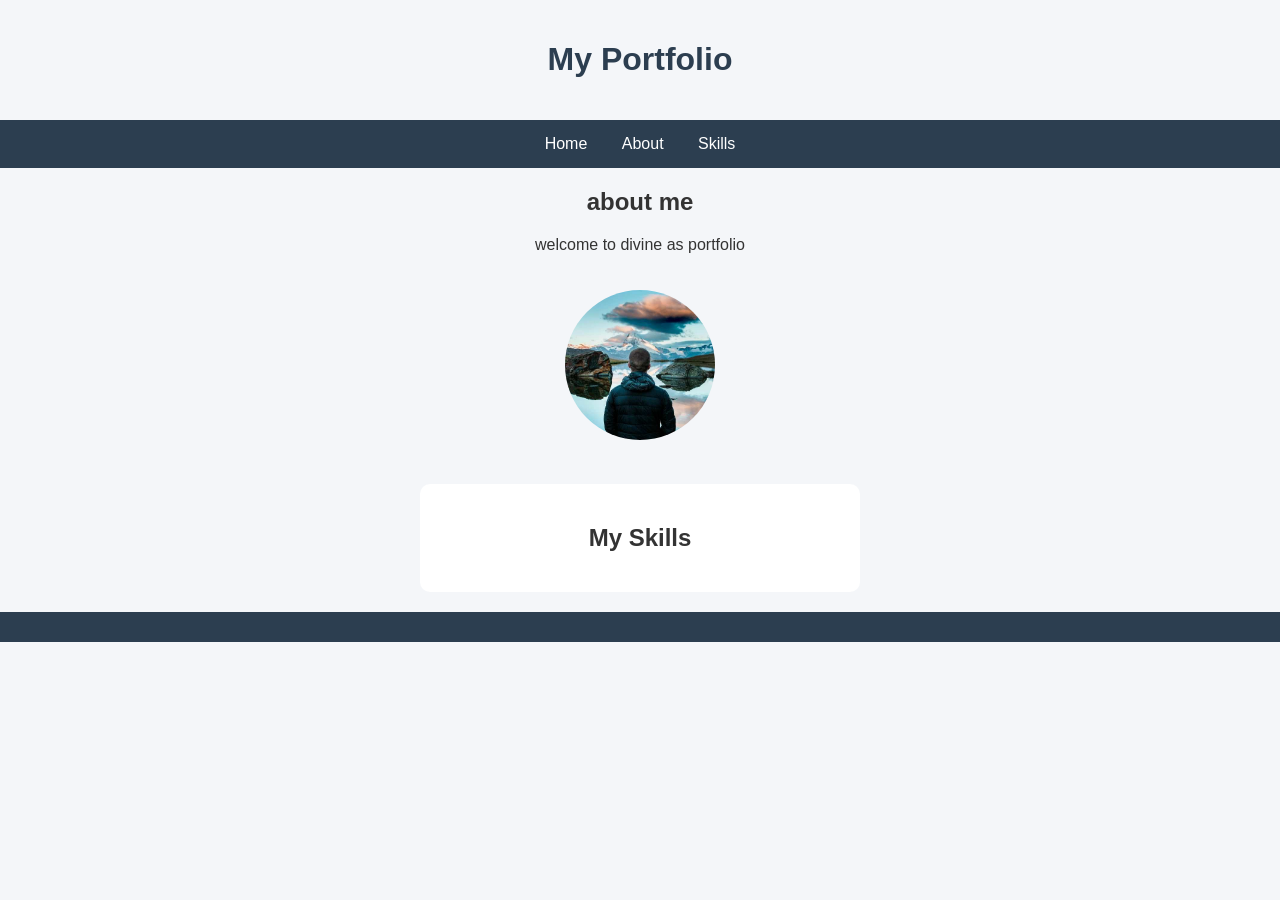
<file: index.html>
<!DOCTYPE html>
<html lang="en">
<head>
    <meta charset="UTF-8">
    <meta name="viewport" content="width=device-width, initial-scale=1.0">
    <title>My Portfolio</title>

    <link rel="stylesheet" href="style.css">
</head>
<body>

    <h1>My Portfolio</h1>

    <nav>
        <a href="#home">Home</a>
        <a href="#about">About</a>
        <a href="#skills">Skills</a>
    </nav>
 <h2> about me</h2>

 <p>welcome to divine as portfolio</p>

<section id="profile"class="profile">
    
    <img id="profile-image"
    src="img.jpg"
    alt="my profile picture">
    </section>


    <section id="skills">
        <h2>My Skills</h2>
        <ul id="skills-list"></ul>
    </section>

    <footer id="footer"></footer>

    <script src="index.js"></script>
</body>
</html>
</file>
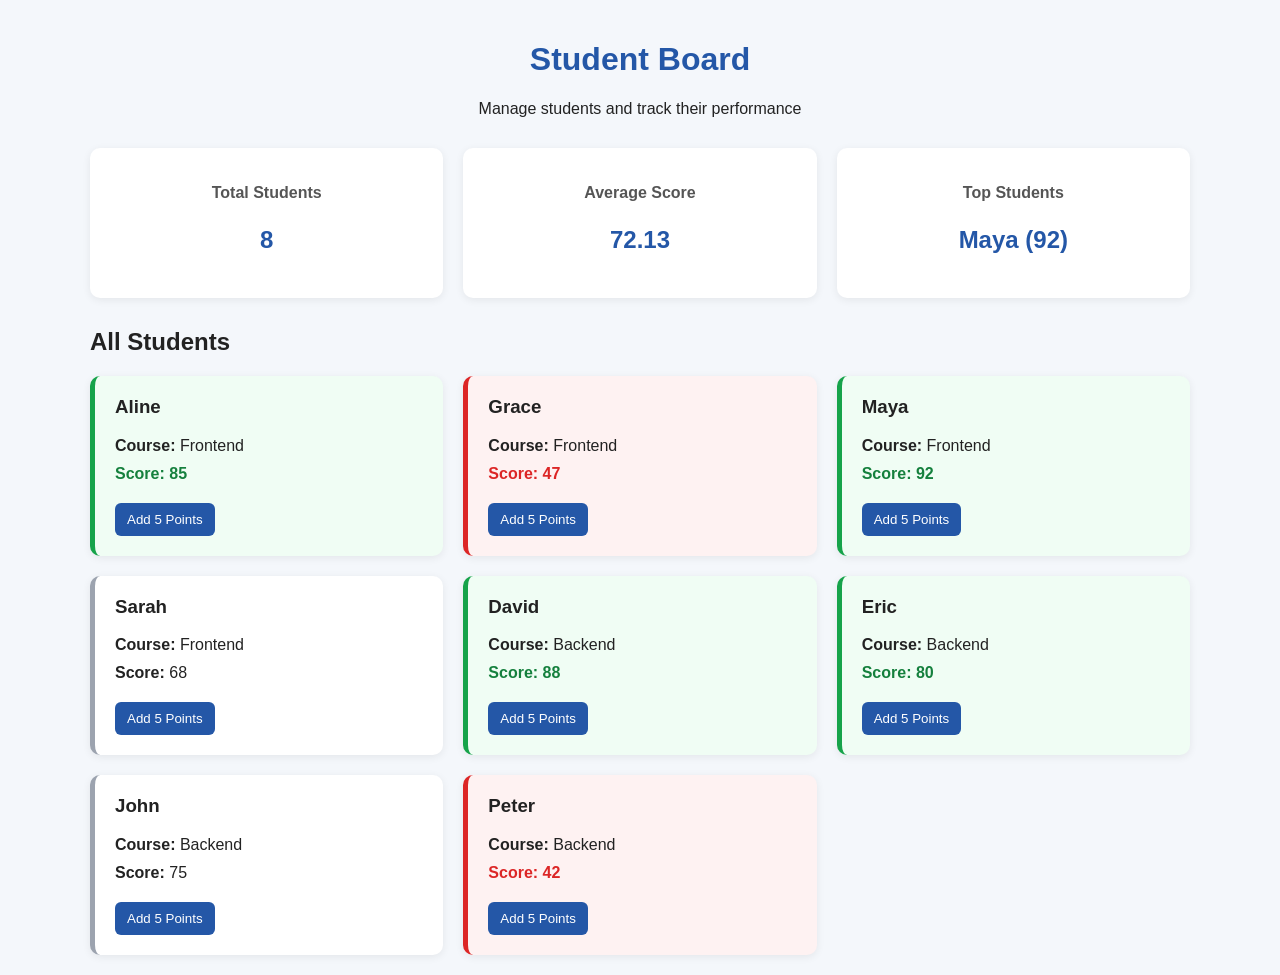
<file: second dom/index2.html>
<!DOCTYPE html>
<html lang="en">
<head>
    <meta charset="UTF-8">
    <meta name="viewport" content="width=device-width, initial-scale=1.0">
    <title>Student Board</title>
    <link rel="stylesheet" href="style.css">
</head>
<body>

    <header>
        <h1>Student Board</h1>
        <p>Manage students and track their performance</p>
    </header>

    <main>
        <!-- Statistics -->
        <section class="stats">
            <div class="stat-card">
                <h3>Total Students</h3>
                <p id="count">0</p>
            </div>

            <div class="stat-card">
                <h3>Average Score</h3>
                <p id="average">0</p>
            </div>

            <div class="stat-card">
                <h3>Top Students</h3>
                <p id="top-students">None</p>
            </div>
        </section>

        <!-- Student cards -->
        <h2>All Students</h2>
        <div id="student-list" class="student-grid"></div>
    </main>

    <script src="index.js"></script>
</body>
</html>
</file>
<file: style.css>
body {
    font-family: Arial, sans-serif;
    background-color: #f4f6f9;
    color: #333;
    text-align: center;
    margin: 0;
}

h1 {
    color: #2c3e50;
    padding: 20px;
}

nav {
    background-color: #2c3e50;
    padding: 15px;
}

nav a {
    color: white;
    text-decoration: none;
    margin: 15px;
}

nav a.active {
    color: yellow;
    font-weight: bold;
}

#profile-image {
    width: 150px;
    height: 150px;
    border-radius: 50%;
    object-fit: cover;
    margin: 20px;
}

#skills {
    background-color: white;
    max-width: 400px;
    margin: 20px auto;
    padding: 20px;
    border-radius: 10px;
}

#skills-list {
    list-style: none;
    padding: 0;
}

#skills-list li {
    background-color: #eaf2f8;
    margin: 10px;
    padding: 10px;
}

footer {
    background-color: #2c3e50;
    color: white;
    padding: 15px;
}
</file>
<file: second dom/style.css>
/* General page styling */
* {
    box-sizing: border-box;
}

body {
    margin: 0;
    padding: 20px;
    font-family: Arial, sans-serif;
    background: #f4f7fb;
    color: #222;
}

header {
    text-align: center;
    margin-bottom: 30px;
}

header h1 {
    color: #2457a7;
}

main {
    max-width: 1100px;
    margin: 0 auto;
}

/* Statistics section */
.stats {
    display: grid;
    grid-template-columns: repeat(3, 1fr);
    gap: 20px;
    margin-bottom: 30px;
}

.stat-card {
    background: white;
    padding: 20px;
    border-radius: 10px;
    text-align: center;
    box-shadow: 0 2px 8px #00000012;
}

.stat-card h3 {
    font-size: 16px;
    color: #555;
}

.stat-card p {
    font-size: 24px;
    font-weight: bold;
    color: #2457a7;
    overflow-wrap: anywhere;
}

/* Student cards using CSS Grid */
.student-grid {
    display: grid;
    grid-template-columns: repeat(3, minmax(0, 1fr));
    gap: 20px;
}

.student-card {
    background: white;
    padding: 20px;
    border-radius: 10px;
    border-left: 5px solid #9ca3af;
    box-shadow: 0 2px 8px #00000012;
}

.student-card h3 {
    margin-top: 0;
}

.student-card p {
    margin: 10px 0;
}

/* Scores of 80 and above */
.high-score {
    border-left-color: #16a34a;
    background: #f0fdf4;
}

.high-score .score {
    color: #15803d;
    font-weight: bold;
}

/* Failed scores below 50 */
.failed {
    border-left-color: #dc2626;
    background: #fef2f2;
}

.failed .score {
    color: #dc2626;
    font-weight: bold;
}

button {
    margin-top: 10px;
    padding: 9px 12px;
    border: none;
    border-radius: 6px;
    background: #2457a7;
    color: white;
    cursor: pointer;
}

button:hover {
    background: #173d79;
}

/* Responsive design */
@media (max-width: 750px) {
    .student-grid {
        grid-template-columns: repeat(2, minmax(0, 1fr));
    }

    .stats {
        grid-template-columns: 1fr;
    }
}

@media (max-width: 480px) {
    .student-grid {
        grid-template-columns: 1fr;
    }
}
</file>
